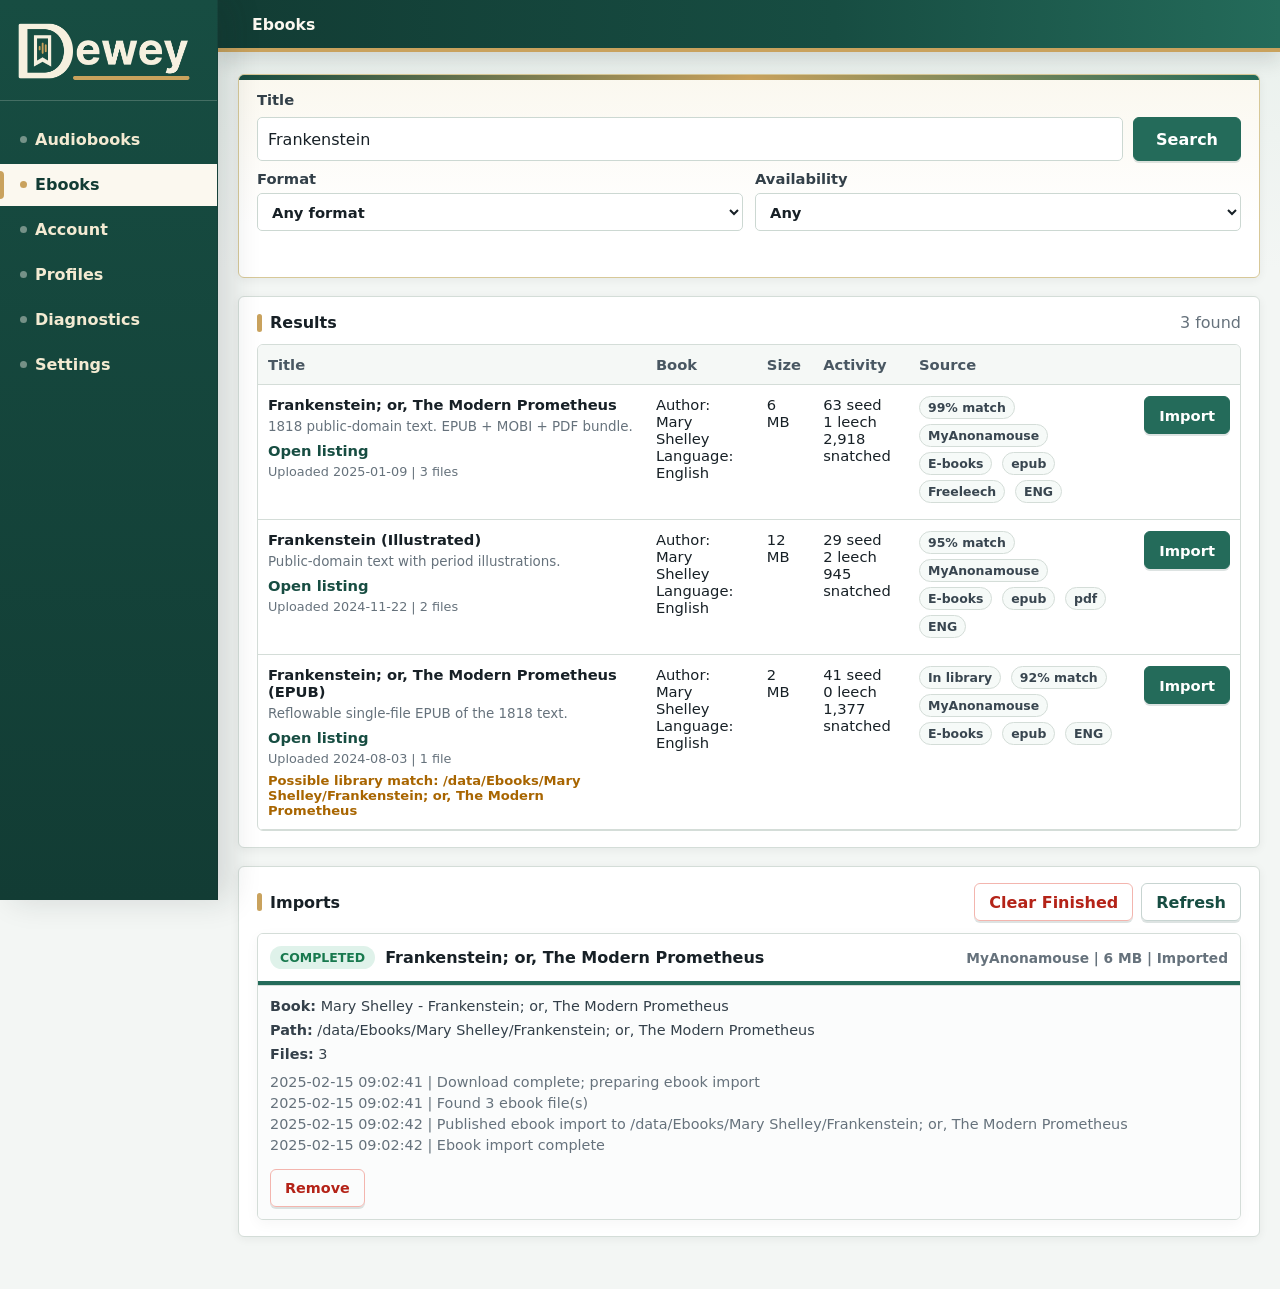
<file: docs/demo-ebooks.html>
<!doctype html>
<html lang="en">
  <head>
    <meta charset="utf-8" />
    <meta name="viewport" content="width=device-width, initial-scale=1" />
    <title>Dewey — Ebooks Demo</title>
    <!--
      Static mock for README screenshots. No live data: the title is a
      public-domain work and all seeder/size/activity numbers are invented.
      Open this file in a browser and screenshot it. It links the real
      stylesheet so it looks identical to the running app.
    -->
    <link rel="icon" href="../static/favicon.svg" type="image/svg+xml" />
    <link rel="stylesheet" href="../static/style.css" />
  </head>
  <body>
    <div class="app-shell">
      <header class="topbar">
        <div class="brand">
          <img class="brand-logo" src="../static/dewey-logo.png" alt="Dewey" width="178" height="66" />
        </div>
        <nav aria-label="Primary">
          <button class="nav-button" type="button">Audiobooks</button>
          <button class="nav-button is-active" type="button">Ebooks</button>
          <button class="nav-button" type="button">Account</button>
          <button class="nav-button" type="button">Profiles</button>
          <button class="nav-button" type="button">Diagnostics</button>
          <button class="nav-button" type="button">Settings</button>
        </nav>
      </header>

      <div class="workspace">
        <div class="workspace-bar">
          <strong>Ebooks</strong>
        </div>

        <main>
          <section class="view is-active">
            <section class="panel search-panel">
              <form class="search-form" onsubmit="return false">
                <label for="ebook-query">Title</label>
                <div class="search-row">
                  <input id="ebook-query" value="Frankenstein" autocomplete="off" />
                  <button type="submit">Search</button>
                </div>
                <div class="filter-row">
                  <label>Format
                    <select aria-label="Format">
                      <option selected>Any format</option>
                    </select>
                  </label>
                  <label>Availability
                    <select>
                      <option selected>Any</option>
                    </select>
                  </label>
                </div>
              </form>
              <p class="message" role="status"></p>
            </section>

            <section class="panel">
              <div class="section-head">
                <h2>Results</h2>
                <span class="muted">3 found</span>
              </div>
              <div class="table-wrap">
                <table>
                  <thead>
                    <tr>
                      <th>Title</th>
                      <th>Book</th>
                      <th>Size</th>
                      <th>Activity</th>
                      <th>Source</th>
                      <th></th>
                    </tr>
                  </thead>
                  <tbody>
                    <tr class="result-row">
                      <td data-label="Title">
                        <div class="result-title">Frankenstein; or, The Modern Prometheus</div>
                        <div class="result-description">1818 public-domain text. EPUB + MOBI + PDF bundle.</div>
                        <a href="#">Open listing</a>
                        <div class="result-submeta">Uploaded 2025-01-09 | 3 files</div>
                      </td>
                      <td data-label="Book">
                        <div>Author: Mary Shelley</div>
                        <div>Language: English</div>
                      </td>
                      <td data-label="Size">6 MB</td>
                      <td data-label="Activity">
                        <div>63 seed</div>
                        <div>1 leech</div>
                        <div>2,918 snatched</div>
                      </td>
                      <td data-label="Source">
                        <span class="badge">99% match</span>
                        <span class="badge">MyAnonamouse</span>
                        <span class="badge">E-books</span>
                        <span class="badge">epub</span>
                        <span class="badge">Freeleech</span>
                        <span class="badge">ENG</span>
                      </td>
                      <td data-label="Action"><button type="button">Import</button></td>
                    </tr>

                    <tr class="result-row">
                      <td data-label="Title">
                        <div class="result-title">Frankenstein (Illustrated)</div>
                        <div class="result-description">Public-domain text with period illustrations.</div>
                        <a href="#">Open listing</a>
                        <div class="result-submeta">Uploaded 2024-11-22 | 2 files</div>
                      </td>
                      <td data-label="Book">
                        <div>Author: Mary Shelley</div>
                        <div>Language: English</div>
                      </td>
                      <td data-label="Size">12 MB</td>
                      <td data-label="Activity">
                        <div>29 seed</div>
                        <div>2 leech</div>
                        <div>945 snatched</div>
                      </td>
                      <td data-label="Source">
                        <span class="badge">95% match</span>
                        <span class="badge">MyAnonamouse</span>
                        <span class="badge">E-books</span>
                        <span class="badge">epub</span>
                        <span class="badge">pdf</span>
                        <span class="badge">ENG</span>
                      </td>
                      <td data-label="Action"><button type="button">Import</button></td>
                    </tr>

                    <tr class="result-row">
                      <td data-label="Title">
                        <div class="result-title">Frankenstein; or, The Modern Prometheus (EPUB)</div>
                        <div class="result-description">Reflowable single-file EPUB of the 1818 text.</div>
                        <a href="#">Open listing</a>
                        <div class="result-submeta">Uploaded 2024-08-03 | 1 file</div>
                        <div class="result-duplicate">Possible library match: /data/Ebooks/Mary Shelley/Frankenstein; or, The Modern Prometheus</div>
                      </td>
                      <td data-label="Book">
                        <div>Author: Mary Shelley</div>
                        <div>Language: English</div>
                      </td>
                      <td data-label="Size">2 MB</td>
                      <td data-label="Activity">
                        <div>41 seed</div>
                        <div>0 leech</div>
                        <div>1,377 snatched</div>
                      </td>
                      <td data-label="Source">
                        <span class="badge">In library</span>
                        <span class="badge">92% match</span>
                        <span class="badge">MyAnonamouse</span>
                        <span class="badge">E-books</span>
                        <span class="badge">epub</span>
                        <span class="badge">ENG</span>
                      </td>
                      <td data-label="Action"><button type="button">Import</button></td>
                    </tr>
                  </tbody>
                </table>
              </div>
            </section>

            <section class="panel">
              <div class="section-head">
                <h2>Imports</h2>
                <div class="section-actions">
                  <button class="secondary danger" type="button">Clear Finished</button>
                  <button class="secondary" type="button">Refresh</button>
                </div>
              </div>
              <div class="imports">
                <article class="import-item is-open">
                  <button class="import-summary" type="button">
                    <span class="status-pill completed">completed</span>
                    <span class="import-title">Frankenstein; or, The Modern Prometheus</span>
                    <span class="import-meta">MyAnonamouse | 6 MB | Imported</span>
                  </button>
                  <div class="progress"><span style="width: 100%"></span></div>
                  <div class="import-details">
                    <div><strong>Book:</strong> Mary Shelley - Frankenstein; or, The Modern Prometheus</div>
                    <div><strong>Path:</strong> /data/Ebooks/Mary Shelley/Frankenstein; or, The Modern Prometheus</div>
                    <div><strong>Files:</strong> 3</div>
                    <div class="event-list">
                      <div class="event info">2025-02-15 09:02:41 | Download complete; preparing ebook import</div>
                      <div class="event info">2025-02-15 09:02:41 | Found 3 ebook file(s)</div>
                      <div class="event info">2025-02-15 09:02:42 | Published ebook import to /data/Ebooks/Mary Shelley/Frankenstein; or, The Modern Prometheus</div>
                      <div class="event info">2025-02-15 09:02:42 | Ebook import complete</div>
                    </div>
                    <div class="import-actions">
                      <button class="secondary danger" type="button">Remove</button>
                    </div>
                  </div>
                </article>
              </div>
            </section>
          </section>
        </main>
      </div>
    </div>
  </body>
</html>
</file>
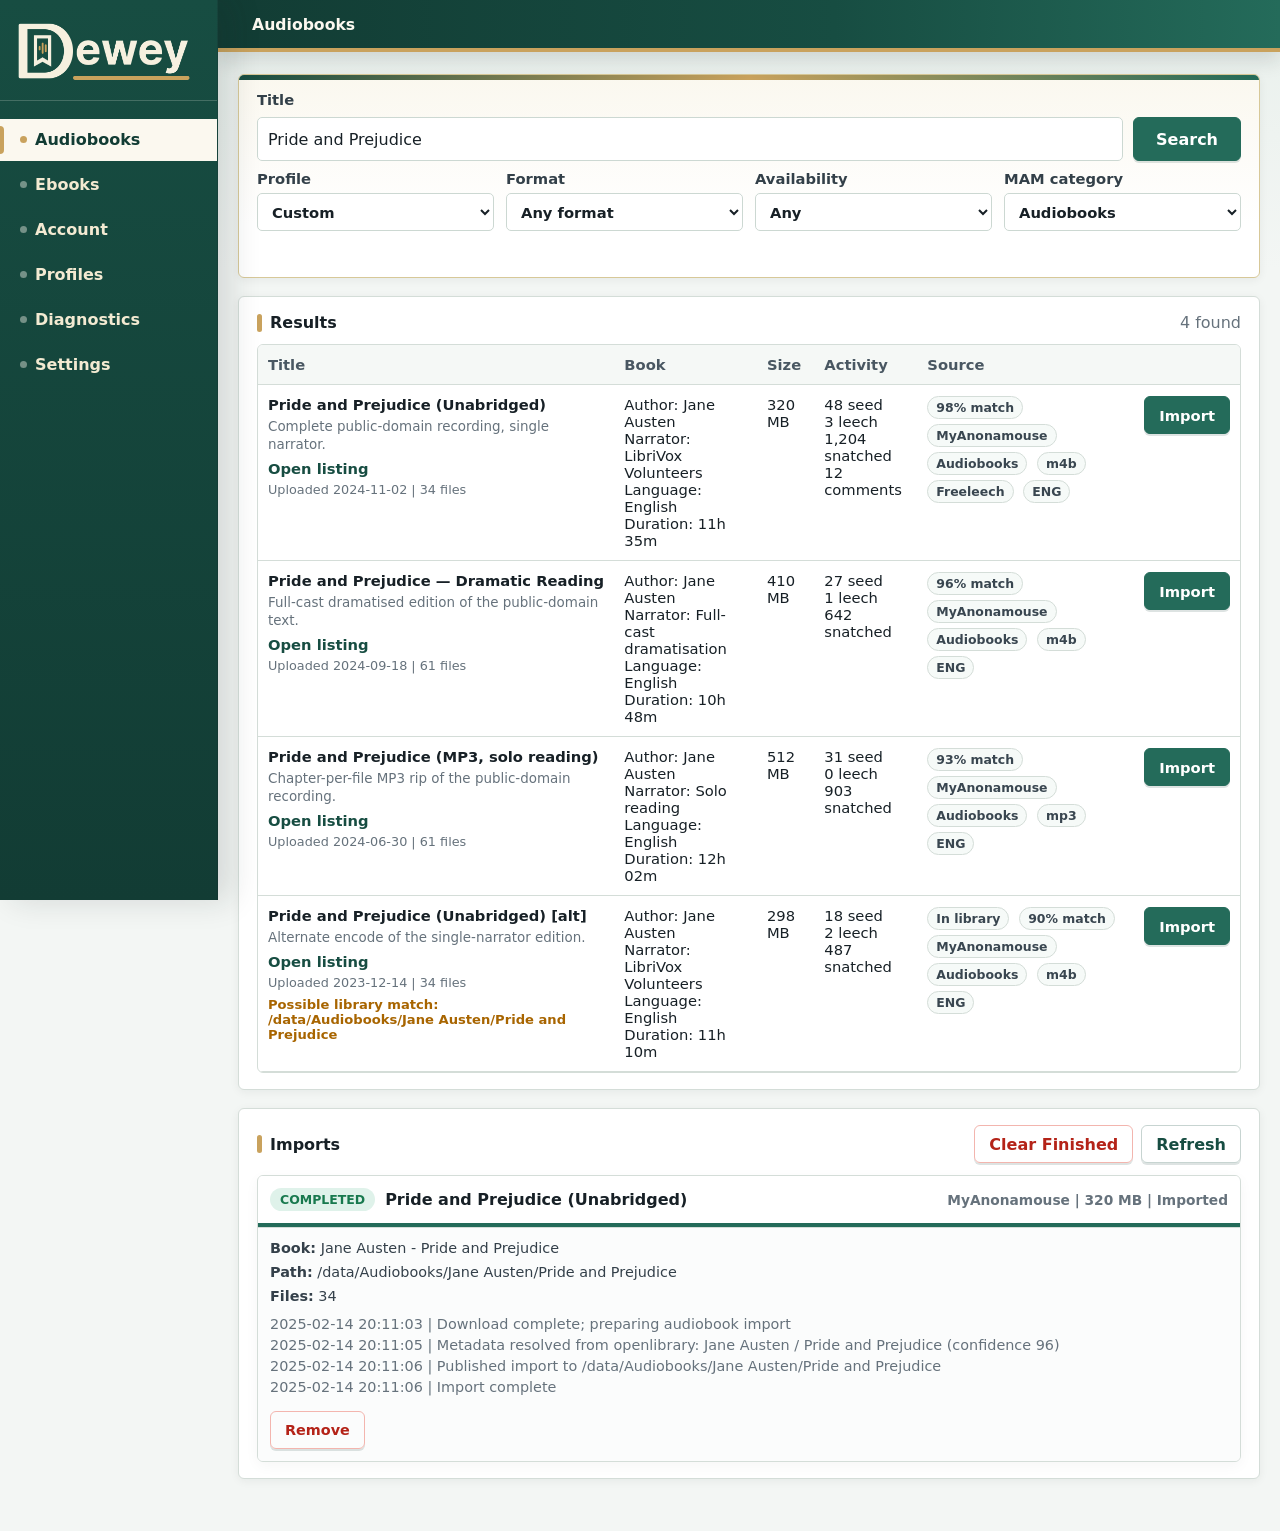
<file: docs/demo.html>
<!doctype html>
<html lang="en">
  <head>
    <meta charset="utf-8" />
    <meta name="viewport" content="width=device-width, initial-scale=1" />
    <title>Dewey — Demo</title>
    <!--
      Static mock for README screenshots. No live data: the title is a
      public-domain work and all seeder/size/activity numbers are invented.
      Open this file in a browser and screenshot it. It links the real
      stylesheet so it looks identical to the running app.
    -->
    <link rel="icon" href="../static/favicon.svg" type="image/svg+xml" />
    <link rel="stylesheet" href="../static/style.css" />
  </head>
  <body>
    <div class="app-shell">
      <header class="topbar">
        <div class="brand">
          <img class="brand-logo" src="../static/dewey-logo.png" alt="Dewey" width="178" height="66" />
        </div>
        <nav aria-label="Primary">
          <button class="nav-button is-active" type="button">Audiobooks</button>
          <button class="nav-button" type="button">Ebooks</button>
          <button class="nav-button" type="button">Account</button>
          <button class="nav-button" type="button">Profiles</button>
          <button class="nav-button" type="button">Diagnostics</button>
          <button class="nav-button" type="button">Settings</button>
        </nav>
      </header>

      <div class="workspace">
        <div class="workspace-bar">
          <strong>Audiobooks</strong>
        </div>

        <main>
          <section class="view is-active">
            <section class="panel search-panel">
              <form class="search-form" onsubmit="return false">
                <label for="query">Title</label>
                <div class="search-row">
                  <input id="query" value="Pride and Prejudice" autocomplete="off" />
                  <button type="submit">Search</button>
                </div>
                <div class="filter-row">
                  <label>Profile
                    <select aria-label="Search profile">
                      <option>Custom</option>
                    </select>
                  </label>
                  <label>Format
                    <select aria-label="Format">
                      <option selected>Any format</option>
                    </select>
                  </label>
                  <label>Availability
                    <select>
                      <option selected>Any</option>
                    </select>
                  </label>
                  <label>MAM category
                    <select>
                      <option selected>Audiobooks</option>
                    </select>
                  </label>
                </div>
              </form>
              <p class="message" role="status"></p>
            </section>

            <section class="panel">
              <div class="section-head">
                <h2>Results</h2>
                <span class="muted">4 found</span>
              </div>
              <div class="table-wrap">
                <table>
                  <thead>
                    <tr>
                      <th>Title</th>
                      <th>Book</th>
                      <th>Size</th>
                      <th>Activity</th>
                      <th>Source</th>
                      <th></th>
                    </tr>
                  </thead>
                  <tbody>
                    <tr class="result-row">
                      <td data-label="Title">
                        <div class="result-title">Pride and Prejudice (Unabridged)</div>
                        <div class="result-description">Complete public-domain recording, single narrator.</div>
                        <a href="#">Open listing</a>
                        <div class="result-submeta">Uploaded 2024-11-02 | 34 files</div>
                      </td>
                      <td data-label="Book">
                        <div>Author: Jane Austen</div>
                        <div>Narrator: LibriVox Volunteers</div>
                        <div>Language: English</div>
                        <div>Duration: 11h 35m</div>
                      </td>
                      <td data-label="Size">320 MB</td>
                      <td data-label="Activity">
                        <div>48 seed</div>
                        <div>3 leech</div>
                        <div>1,204 snatched</div>
                        <div>12 comments</div>
                      </td>
                      <td data-label="Source">
                        <span class="badge">98% match</span>
                        <span class="badge">MyAnonamouse</span>
                        <span class="badge">Audiobooks</span>
                        <span class="badge">m4b</span>
                        <span class="badge">Freeleech</span>
                        <span class="badge">ENG</span>
                      </td>
                      <td data-label="Action"><button type="button">Import</button></td>
                    </tr>

                    <tr class="result-row">
                      <td data-label="Title">
                        <div class="result-title">Pride and Prejudice — Dramatic Reading</div>
                        <div class="result-description">Full-cast dramatised edition of the public-domain text.</div>
                        <a href="#">Open listing</a>
                        <div class="result-submeta">Uploaded 2024-09-18 | 61 files</div>
                      </td>
                      <td data-label="Book">
                        <div>Author: Jane Austen</div>
                        <div>Narrator: Full-cast dramatisation</div>
                        <div>Language: English</div>
                        <div>Duration: 10h 48m</div>
                      </td>
                      <td data-label="Size">410 MB</td>
                      <td data-label="Activity">
                        <div>27 seed</div>
                        <div>1 leech</div>
                        <div>642 snatched</div>
                      </td>
                      <td data-label="Source">
                        <span class="badge">96% match</span>
                        <span class="badge">MyAnonamouse</span>
                        <span class="badge">Audiobooks</span>
                        <span class="badge">m4b</span>
                        <span class="badge">ENG</span>
                      </td>
                      <td data-label="Action"><button type="button">Import</button></td>
                    </tr>

                    <tr class="result-row">
                      <td data-label="Title">
                        <div class="result-title">Pride and Prejudice (MP3, solo reading)</div>
                        <div class="result-description">Chapter-per-file MP3 rip of the public-domain recording.</div>
                        <a href="#">Open listing</a>
                        <div class="result-submeta">Uploaded 2024-06-30 | 61 files</div>
                      </td>
                      <td data-label="Book">
                        <div>Author: Jane Austen</div>
                        <div>Narrator: Solo reading</div>
                        <div>Language: English</div>
                        <div>Duration: 12h 02m</div>
                      </td>
                      <td data-label="Size">512 MB</td>
                      <td data-label="Activity">
                        <div>31 seed</div>
                        <div>0 leech</div>
                        <div>903 snatched</div>
                      </td>
                      <td data-label="Source">
                        <span class="badge">93% match</span>
                        <span class="badge">MyAnonamouse</span>
                        <span class="badge">Audiobooks</span>
                        <span class="badge">mp3</span>
                        <span class="badge">ENG</span>
                      </td>
                      <td data-label="Action"><button type="button">Import</button></td>
                    </tr>

                    <tr class="result-row">
                      <td data-label="Title">
                        <div class="result-title">Pride and Prejudice (Unabridged) [alt]</div>
                        <div class="result-description">Alternate encode of the single-narrator edition.</div>
                        <a href="#">Open listing</a>
                        <div class="result-submeta">Uploaded 2023-12-14 | 34 files</div>
                        <div class="result-duplicate">Possible library match: /data/Audiobooks/Jane Austen/Pride and Prejudice</div>
                      </td>
                      <td data-label="Book">
                        <div>Author: Jane Austen</div>
                        <div>Narrator: LibriVox Volunteers</div>
                        <div>Language: English</div>
                        <div>Duration: 11h 10m</div>
                      </td>
                      <td data-label="Size">298 MB</td>
                      <td data-label="Activity">
                        <div>18 seed</div>
                        <div>2 leech</div>
                        <div>487 snatched</div>
                      </td>
                      <td data-label="Source">
                        <span class="badge">In library</span>
                        <span class="badge">90% match</span>
                        <span class="badge">MyAnonamouse</span>
                        <span class="badge">Audiobooks</span>
                        <span class="badge">m4b</span>
                        <span class="badge">ENG</span>
                      </td>
                      <td data-label="Action"><button type="button">Import</button></td>
                    </tr>
                  </tbody>
                </table>
              </div>
            </section>

            <section class="panel">
              <div class="section-head">
                <h2>Imports</h2>
                <div class="section-actions">
                  <button class="secondary danger" type="button">Clear Finished</button>
                  <button class="secondary" type="button">Refresh</button>
                </div>
              </div>
              <div class="imports">
                <article class="import-item is-open">
                  <button class="import-summary" type="button">
                    <span class="status-pill completed">completed</span>
                    <span class="import-title">Pride and Prejudice (Unabridged)</span>
                    <span class="import-meta">MyAnonamouse | 320 MB | Imported</span>
                  </button>
                  <div class="progress"><span style="width: 100%"></span></div>
                  <div class="import-details">
                    <div><strong>Book:</strong> Jane Austen - Pride and Prejudice</div>
                    <div><strong>Path:</strong> /data/Audiobooks/Jane Austen/Pride and Prejudice</div>
                    <div><strong>Files:</strong> 34</div>
                    <div class="event-list">
                      <div class="event info">2025-02-14 20:11:03 | Download complete; preparing audiobook import</div>
                      <div class="event info">2025-02-14 20:11:05 | Metadata resolved from openlibrary: Jane Austen / Pride and Prejudice (confidence 96)</div>
                      <div class="event info">2025-02-14 20:11:06 | Published import to /data/Audiobooks/Jane Austen/Pride and Prejudice</div>
                      <div class="event info">2025-02-14 20:11:06 | Import complete</div>
                    </div>
                    <div class="import-actions">
                      <button class="secondary danger" type="button">Remove</button>
                    </div>
                  </div>
                </article>
              </div>
            </section>
          </section>
        </main>
      </div>
    </div>
  </body>
</html>
</file>
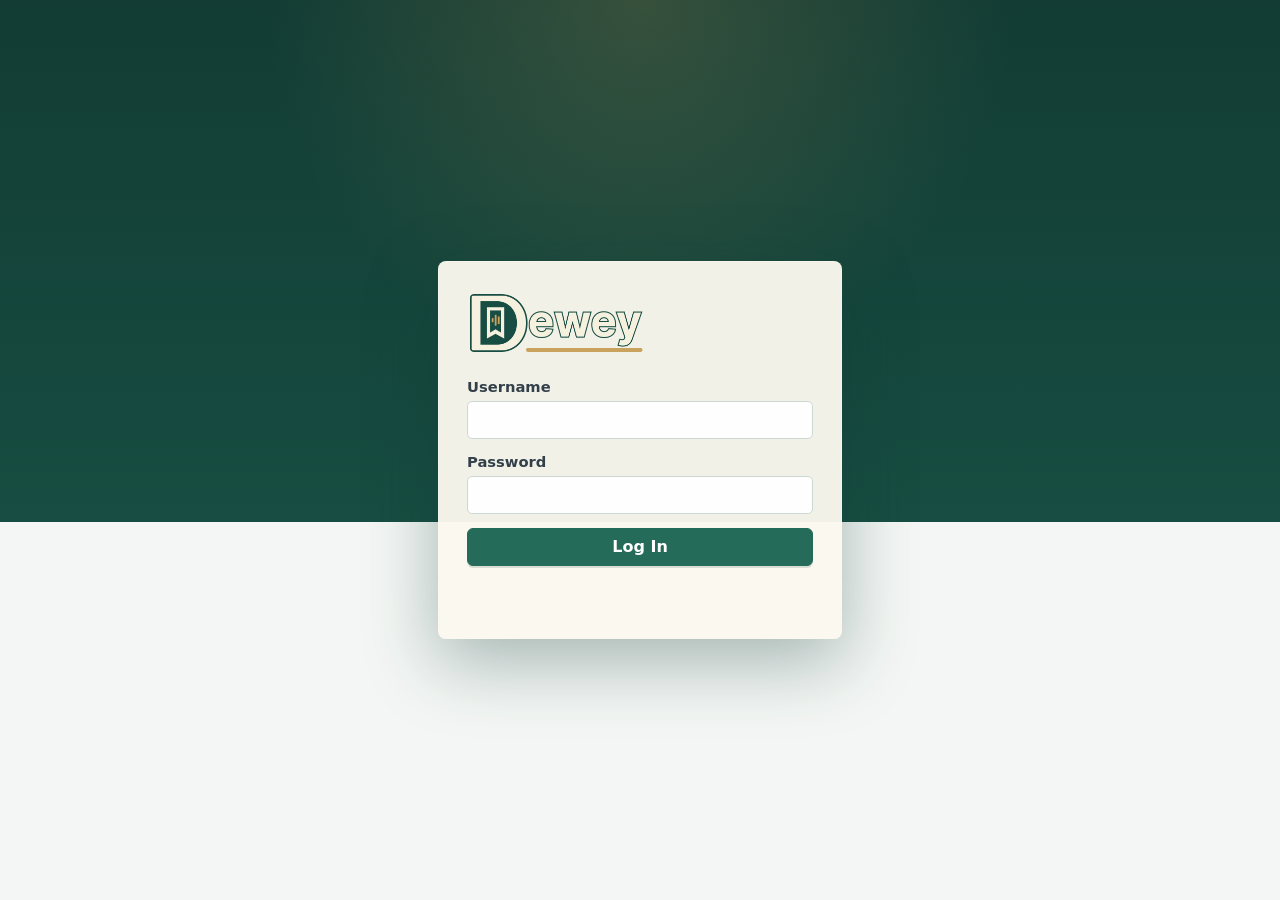
<file: templates/login.html>
<!doctype html>
<html lang="en">
  <head>
    <meta charset="utf-8" />
    <meta name="viewport" content="width=device-width, initial-scale=1" />
    <title>Dewey Login</title>
    <link rel="icon" href="/static/favicon.svg?v=20260522" type="image/svg+xml" />
    <link rel="stylesheet" href="/static/style.css?v=20260527-auth" />
  </head>
  <body class="auth-page">
    <main class="auth-shell">
      <section class="auth-card">
        <img class="auth-logo" src="/static/dewey-logo.png?v=20260522-raster" alt="Dewey" width="178" height="66" />
        <form id="login-form" class="auth-form">
          <label>Username<input name="username" autocomplete="username" required /></label>
          <label>Password<input name="password" type="password" autocomplete="current-password" required /></label>
          <button type="submit">Log In</button>
          <p id="login-message" class="message" role="status"></p>
        </form>
      </section>
    </main>
    <script>
      const form = document.querySelector("#login-form");
      const message = document.querySelector("#login-message");
      const params = new URLSearchParams(window.location.search);
      form.addEventListener("submit", async (event) => {
        event.preventDefault();
        message.textContent = "Checking credentials...";
        message.classList.remove("is-error");
        const button = form.querySelector("button");
        button.disabled = true;
        try {
          const response = await fetch("/api/auth/login", {
            method: "POST",
            headers: { "Content-Type": "application/json" },
            body: JSON.stringify({
              username: form.elements.username.value,
              password: form.elements.password.value,
            }),
          });
          if (!response.ok) {
            let detail = response.statusText;
            try {
              detail = (await response.json()).detail || detail;
            } catch {}
            throw new Error(detail);
          }
          window.location.href = params.get("next") || "/";
        } catch (error) {
          message.textContent = error.message;
          message.classList.add("is-error");
          button.disabled = false;
        }
      });
    </script>
  </body>
</html>
</file>
<file: static/style.css>
:root {
  color-scheme: light;
  font-family: Inter, ui-sans-serif, system-ui, -apple-system, BlinkMacSystemFont, "Segoe UI", sans-serif;
  --bg: #f3f6f4;
  --text: #172026;
  --muted: #66727c;
  --line: #d4ddd8;
  --panel: #ffffff;
  --accent: #246b5a;
  --accent-strong: #174d42;
  --accent-soft: #e5f2ee;
  --sidebar: #174d42;
  --sidebar-deep: #123c34;
  --toolbar: #246b5a;
  --paper: #fbf8ef;
  --brass: #c9a25d;
  --warn: #a86500;
  --error: #b42318;
  --review: #6d4fbd;
  --complete: #18794e;
  --shadow: 0 12px 30px rgba(23, 32, 38, 0.08);
}

* {
  box-sizing: border-box;
}

body {
  margin: 0;
  min-width: 320px;
  background:
    linear-gradient(180deg, #e9f0ec 0, var(--bg) 270px),
    repeating-linear-gradient(90deg, rgba(23, 77, 66, 0.025) 0 1px, transparent 1px 96px),
    var(--bg);
  color: var(--text);
}

body.auth-page {
  min-height: 100vh;
  background:
    radial-gradient(circle at 50% 0, rgba(201, 162, 93, 0.2), transparent 34%),
    linear-gradient(180deg, #123c34, #174d42 58%, #f3f6f4 58%);
}

button,
input,
select {
  font: inherit;
}

button {
  display: inline-flex;
  align-items: center;
  justify-content: center;
  gap: 8px;
  border: 1px solid var(--accent);
  border-radius: 6px;
  background: var(--accent);
  color: #fff;
  cursor: pointer;
  min-height: 38px;
  padding: 0 14px;
  font-weight: 720;
  box-shadow: 0 2px 0 rgba(18, 60, 52, 0.14);
}

button:hover {
  background: var(--accent-strong);
}

button:disabled {
  cursor: not-allowed;
  opacity: 0.58;
}

button:disabled:hover {
  background: var(--accent);
}

button.secondary,
.nav-button {
  background: transparent;
  color: var(--accent-strong);
  border-color: rgba(23, 77, 66, 0.24);
}

button.danger {
  border-color: #f3b5ae;
  color: var(--error);
}

button.secondary:hover,
.nav-button:hover,
.nav-button.is-active {
  border-color: rgba(201, 162, 93, 0.78);
  color: var(--accent-strong);
  background: var(--paper);
}

.app-shell {
  display: grid;
  grid-template-columns: 218px minmax(0, 1fr);
  min-height: 100vh;
}

.topbar {
  position: sticky;
  top: 0;
  align-self: start;
  display: flex;
  flex-direction: column;
  gap: 18px;
  min-height: 100vh;
  padding: 14px 0;
  border-right: 1px solid rgba(23, 32, 38, 0.18);
  background:
    linear-gradient(180deg, var(--sidebar) 0, var(--sidebar-deep) 100%);
  box-shadow: 12px 0 30px rgba(23, 32, 38, 0.14);
  z-index: 3;
}

.brand {
  display: grid;
  gap: 6px;
  width: 100%;
  padding: 4px 14px 16px;
  border-bottom: 1px solid rgba(251, 248, 239, 0.2);
}

.brand-logo {
  display: block;
  width: min(178px, 100%);
  height: auto;
}

.brand-icon {
  width: 44px;
  height: 44px;
  border: 2px solid rgba(251, 248, 239, 0.74);
  border-radius: 12px;
  box-shadow: 0 14px 28px rgba(0, 0, 0, 0.24);
}

h1,
h2,
p {
  margin: 0;
}

h1 {
  color: var(--paper);
  font-size: 1.34rem;
  font-weight: 750;
  letter-spacing: 0;
  line-height: 1.05;
}

h2 {
  font-size: 1rem;
  font-weight: 720;
  letter-spacing: 0;
}

.topbar p {
  color: #d8caa5;
  font-size: 0.84rem;
  font-weight: 650;
  padding-left: 2px;
}

.muted,
.message {
  color: var(--muted);
}

nav {
  display: flex;
  flex-direction: column;
  gap: 3px;
  width: 100%;
}

.topbar .nav-button {
  position: relative;
  justify-content: flex-start;
  width: 100%;
  min-height: 42px;
  padding: 0 18px 0 20px;
  border: 0;
  border-radius: 0;
  color: #f3ead2;
  background: transparent;
  box-shadow: none;
  text-align: left;
}

.topbar .nav-button::before {
  content: "";
  width: 7px;
  height: 7px;
  border-radius: 999px;
  background: rgba(251, 248, 239, 0.42);
}

.topbar .nav-button::after {
  content: "";
  position: absolute;
  inset: 7px auto 7px 0;
  width: 4px;
  border-radius: 0 999px 999px 0;
  background: transparent;
}

.topbar .nav-button:hover,
.topbar .nav-button.is-active {
  color: var(--paper);
  background: rgba(251, 248, 239, 0.12);
}

.topbar .nav-button.is-active::before,
.topbar .nav-button:hover::before {
  background: var(--brass);
}

.topbar .nav-button.is-active::after {
  background: var(--brass);
}

.topbar .nav-button.is-active {
  color: #123c34;
  background: var(--paper);
}

.topbar .nav-logout {
  margin-top: auto;
  border-top: 1px solid rgba(251, 248, 239, 0.16);
}

.workspace {
  min-width: 0;
}

.workspace-bar {
  position: sticky;
  top: 0;
  z-index: 2;
  display: flex;
  align-items: center;
  min-height: 52px;
  padding: 0 clamp(18px, 3vw, 34px);
  border-bottom: 4px solid var(--brass);
  background: linear-gradient(90deg, #123c34, #174d42 58%, var(--toolbar));
  color: var(--paper);
  box-shadow: 0 8px 20px rgba(23, 32, 38, 0.14);
}

.workspace-bar strong {
  font-size: 0.98rem;
  font-weight: 760;
}

main {
  width: min(1320px, calc(100% - 40px));
  margin: 22px auto 52px;
}

.auth-shell {
  display: grid;
  place-items: center;
  min-height: 100vh;
  width: min(100%, 460px);
  margin: 0 auto;
  padding: 28px;
}

.auth-card {
  display: grid;
  gap: 22px;
  width: 100%;
  padding: 28px;
  border: 1px solid rgba(251, 248, 239, 0.62);
  border-radius: 8px;
  background: rgba(251, 248, 239, 0.96);
  box-shadow: 0 22px 70px rgba(18, 60, 52, 0.35);
}

.auth-logo {
  width: 178px;
  height: auto;
}

.auth-form {
  display: grid;
  gap: 14px;
}

.auth-form label {
  display: grid;
  gap: 6px;
  color: #334049;
  font-size: 0.92rem;
  font-weight: 650;
}

.view {
  display: none;
}

.view.is-active {
  display: grid;
  gap: 18px;
}

.panel {
  background: var(--panel);
  border: 1px solid var(--line);
  border-radius: 6px;
  padding: 16px 18px;
  box-shadow: 0 2px 10px rgba(23, 32, 38, 0.06);
}

.search-panel {
  position: relative;
  overflow: hidden;
  border-color: #d7c898;
  background:
    linear-gradient(180deg, rgba(251, 248, 239, 0.96), #ffffff 74%);
}

.search-panel::before {
  content: "";
  position: absolute;
  inset: 0 0 auto;
  height: 5px;
  background: linear-gradient(90deg, var(--accent-strong), var(--brass), var(--accent));
}

.section-head {
  display: flex;
  align-items: center;
  justify-content: space-between;
  gap: 12px;
  margin-bottom: 12px;
}

.section-head h2 {
  display: inline-flex;
  align-items: center;
  gap: 8px;
}

.section-head h2::before {
  content: "";
  width: 5px;
  height: 18px;
  border-radius: 999px;
  background: var(--brass);
}

.section-actions,
.import-actions {
  display: flex;
  align-items: center;
  gap: 8px;
  flex-wrap: wrap;
}

.search-form {
  display: grid;
  gap: 9px;
}

.search-form label,
.settings-form label,
.profile-manager label {
  display: grid;
  gap: 6px;
  color: #334049;
  font-size: 0.92rem;
  font-weight: 650;
}

.search-row {
  display: grid;
  grid-template-columns: minmax(0, 1fr) auto;
  gap: 10px;
}

.search-row input {
  min-height: 44px;
  font-size: 1rem;
}

.search-row button {
  min-height: 44px;
  padding-inline: 22px;
}

.filter-row {
  display: grid;
  grid-template-columns: repeat(auto-fit, minmax(120px, 1fr));
  gap: 10px 12px;
}

.advanced-filters {
  margin-top: 2px;
  padding-top: 10px;
  border-top: 1px solid rgba(212, 221, 216, 0.82);
}

.advanced-filters summary {
  display: inline-flex;
  align-items: center;
  gap: 8px;
  min-height: 34px;
  padding: 0 11px;
  border: 1px solid rgba(23, 77, 66, 0.24);
  border-radius: 5px;
  color: var(--accent-strong);
  background: rgba(255, 255, 255, 0.78);
  cursor: pointer;
  font-size: 0.88rem;
  font-weight: 720;
  list-style: none;
}

.advanced-filters summary::-webkit-details-marker {
  display: none;
}

.advanced-filters summary::before {
  content: "+";
  display: inline-flex;
  align-items: center;
  justify-content: center;
  width: 18px;
  height: 18px;
  border-radius: 999px;
  color: var(--paper);
  background: var(--accent);
  font-weight: 760;
  line-height: 1;
}

.advanced-filters[open] summary {
  background: var(--paper);
  border-color: rgba(201, 162, 93, 0.78);
}

.advanced-filters[open] summary::before {
  content: "-";
  background: var(--brass);
}

.advanced-filter-row {
  grid-template-columns: repeat(auto-fit, minmax(150px, 1fr));
  max-width: 680px;
  margin-top: 10px;
}

.account-summary {
  display: grid;
  grid-template-columns: repeat(auto-fit, minmax(150px, 1fr));
  gap: 10px;
}

.account-stat {
  display: grid;
  gap: 3px;
}

.account-stat span:first-child {
  color: var(--muted);
  font-size: 0.78rem;
  font-weight: 700;
  text-transform: uppercase;
}

.account-stat span:last-child {
  font-weight: 720;
}

.diagnostics-summary {
  margin-bottom: 12px;
}

.diagnostics-overall {
  display: inline-grid;
  grid-auto-flow: column;
  align-items: center;
  gap: 10px;
  padding: 8px 12px;
  border: 1px solid var(--line);
  border-radius: 6px;
  background: #f6faf8;
}

.diagnostics-overall span {
  color: var(--complete);
  font-weight: 780;
}

.diagnostics-overall.warn span {
  color: var(--warn);
}

.diagnostics-overall.error span {
  color: var(--error);
}

.diagnostics-overall small {
  color: var(--muted);
  font-weight: 650;
}

.diagnostics-list {
  display: grid;
  gap: 10px;
}

.diagnostic-item {
  display: grid;
  gap: 7px;
  padding: 12px;
  border: 1px solid var(--line);
  border-left: 4px solid var(--complete);
  border-radius: 6px;
  background: #fff;
}

.diagnostic-item.warn,
.diagnostic-item.skipped {
  border-left-color: var(--warn);
}

.diagnostic-item.error {
  border-left-color: var(--error);
}

.diagnostic-item > div:first-child {
  display: flex;
  align-items: center;
  gap: 10px;
  flex-wrap: wrap;
}

.diagnostic-detail {
  color: var(--muted);
  font-size: 0.88rem;
}

.diagnostic-values {
  display: flex;
  gap: 6px;
  flex-wrap: wrap;
}

.diagnostic-values span {
  border: 1px solid var(--line);
  border-radius: 999px;
  padding: 3px 8px;
  color: #394650;
  background: #f6faf8;
  font-size: 0.78rem;
  font-weight: 700;
}

input,
select {
  width: 100%;
  min-height: 38px;
  border: 1px solid #ccd8d2;
  border-radius: 5px;
  padding: 8px 10px;
  background: rgba(255, 255, 255, 0.96);
  color: var(--text);
}

input:focus,
select:focus {
  outline: 2px solid #b9ddd4;
  border-color: var(--accent);
}

.message {
  min-height: 20px;
  margin-top: 10px;
  font-size: 0.92rem;
}

.table-wrap {
  overflow-x: auto;
  border: 1px solid var(--line);
  border-radius: 6px;
  background: #fff;
}

table {
  width: 100%;
  border-collapse: collapse;
  font-size: 0.92rem;
}

th,
td {
  padding: 11px 10px;
  border-bottom: 1px solid var(--line);
  text-align: left;
  vertical-align: top;
}

th {
  color: #495762;
  font-weight: 700;
  background: #f5f8f6;
}

td:first-child {
  min-width: 320px;
}

.result-title {
  font-weight: 750;
  overflow-wrap: anywhere;
}

.result-description {
  display: -webkit-box;
  margin-top: 5px;
  color: var(--muted);
  font-size: 0.84rem;
  line-height: 1.35;
  overflow: hidden;
  -webkit-box-orient: vertical;
  -webkit-line-clamp: 3;
}

.result-submeta {
  margin-top: 5px;
  color: var(--muted);
  font-size: 0.8rem;
}

.result-duplicate {
  margin-top: 7px;
  color: var(--warn);
  font-size: 0.82rem;
  font-weight: 700;
  overflow-wrap: anywhere;
}

td a {
  display: inline-block;
  margin-top: 6px;
  color: var(--accent-strong);
  font-weight: 650;
  text-decoration: none;
}

td a:hover {
  text-decoration: underline;
}

.action-link {
  display: block;
  margin-top: 8px;
  white-space: nowrap;
}

.badge {
  display: inline-flex;
  align-items: center;
  border: 1px solid var(--line);
  border-radius: 999px;
  padding: 3px 8px;
  margin: 0 5px 5px 0;
  color: #394650;
  background: #f6faf8;
  font-size: 0.78rem;
  font-weight: 700;
}

.empty {
  color: var(--muted);
  text-align: center;
  padding: 34px 8px;
}

.imports {
  display: grid;
  gap: 10px;
}

.import-item {
  border: 1px solid var(--line);
  border-radius: 6px;
  overflow: hidden;
  background: #fff;
  box-shadow: 0 4px 14px rgba(23, 32, 38, 0.04);
}

.import-summary {
  display: grid;
  grid-template-columns: auto minmax(0, 1fr) auto;
  align-items: center;
  gap: 10px;
  width: 100%;
  padding: 12px;
  border: 0;
  border-radius: 0;
  color: var(--text);
  background: #fff;
  text-align: left;
}

.import-summary:hover {
  background: #f5faf7;
}

.status-pill {
  display: inline-flex;
  align-items: center;
  min-width: 92px;
  justify-content: center;
  border-radius: 999px;
  padding: 4px 10px;
  background: #e9eef2;
  color: #3a4650;
  font-size: 0.78rem;
  font-weight: 750;
  text-transform: uppercase;
}

.status-pill.completed {
  color: var(--complete);
  background: #dff2ea;
}

.status-pill.ok {
  color: var(--complete);
  background: #dff2ea;
}

.status-pill.error {
  color: var(--error);
  background: #fee4e2;
}

.status-pill.review {
  color: var(--review);
  background: #f0ecff;
}

.status-pill.warn,
.status-pill.skipped {
  color: var(--warn);
  background: #fff4df;
}

.status-pill.warning,
.status-pill.scanning,
.status-pill.importing,
.status-pill.downloading,
.status-pill.queued {
  color: var(--warn);
  background: #fff4df;
}

.import-title {
  overflow-wrap: anywhere;
  font-weight: 700;
}

.import-meta {
  color: var(--muted);
  font-size: 0.86rem;
  white-space: nowrap;
}

.progress {
  height: 4px;
  background: #e8ecef;
}

.progress span {
  display: block;
  height: 100%;
  width: 0;
  background: var(--accent);
}

.import-details {
  display: none;
  padding: 12px;
  background: #fbfcfc;
  border-top: 1px solid var(--line);
  color: #34404a;
  font-size: 0.9rem;
}

.import-item.is-open .import-details {
  display: grid;
  gap: 8px;
}

.event-list {
  display: grid;
  gap: 5px;
  margin-top: 4px;
}

.event {
  color: var(--muted);
}

.event.warning {
  color: var(--warn);
}

.event.error {
  color: var(--error);
}

.import-actions {
  margin-top: 8px;
}

.review-form {
  display: grid;
  grid-template-columns: repeat(2, minmax(0, 1fr)) auto;
  align-items: end;
  gap: 10px;
  margin-top: 6px;
  padding: 12px;
  border: 1px solid var(--line);
  border-radius: 6px;
  background: #fff;
}

.review-form label {
  display: grid;
  gap: 6px;
  color: #334049;
  font-size: 0.86rem;
  font-weight: 700;
}

.settings-form {
  display: grid;
  gap: 18px;
}

.settings-panel {
  border-left: 4px solid #d9ebe5;
}

.settings-panel .section-head {
  padding-bottom: 10px;
  border-bottom: 1px solid #edf1f3;
}

.settings-panel .grid {
  margin-top: 4px;
}

.field-hint {
  color: var(--muted);
  font-size: 0.78rem;
  font-weight: 550;
}

.profile-manager {
  display: grid;
  gap: 14px;
}

.profile-actions {
  margin-top: 2px;
}

.grid {
  display: grid;
  grid-template-columns: repeat(3, minmax(0, 1fr));
  gap: 14px;
  margin-top: 14px;
}

.checkline {
  display: flex !important;
  grid-template-columns: none !important;
  align-items: center;
  gap: 8px !important;
  margin-top: 14px;
  font-weight: 600 !important;
}

.checkline input {
  width: auto;
  min-height: auto;
}

.inline-check {
  margin-top: 0;
}

.settings-toolbar .section-head {
  margin-bottom: 0;
}

.settings-form:not(.show-advanced) [data-advanced-setting] {
  display: none;
}

.settings-actions {
  display: flex;
  align-items: center;
  gap: 12px;
}

@media (max-width: 760px) {
  .app-shell {
    display: block;
  }

  .topbar {
    position: static;
    min-height: auto;
    padding: 12px;
    border-right: 0;
    border-bottom: 1px solid rgba(23, 32, 38, 0.18);
  }

  .brand {
    padding: 0 0 12px;
  }

  .workspace-bar {
    min-height: 46px;
    padding: 0 16px;
  }

  main {
    width: min(1220px, calc(100% - 24px));
    margin: 14px auto 40px;
  }

  nav,
  .search-row,
  .filter-row,
  .settings-actions {
    width: 100%;
  }

  .search-row,
  .filter-row,
  .grid,
  .review-form {
    grid-template-columns: 1fr;
  }

  nav {
    flex-direction: row;
    flex-wrap: wrap;
  }

  .topbar .nav-button {
    flex: 1 1 calc(50% - 6px);
    justify-content: center;
    width: auto;
    padding: 0 10px;
    border-radius: 5px;
    background: rgba(255, 255, 255, 0.06);
  }

  .topbar .nav-button::before,
  .topbar .nav-button::after {
    display: none;
  }

  .search-row button,
  .settings-actions button {
    width: 100%;
  }

  .table-wrap {
    overflow: visible;
    border: 0;
    background: transparent;
  }

  .table-wrap table,
  .table-wrap tbody,
  .table-wrap tr,
  .table-wrap td {
    display: block;
    width: 100%;
  }

  .table-wrap thead {
    display: none;
  }

  .result-row,
  .empty-row {
    margin-bottom: 12px;
    border: 1px solid var(--line);
    border-radius: 6px;
    overflow: hidden;
    background: #fff;
    box-shadow: 0 2px 10px rgba(23, 32, 38, 0.06);
  }

  .result-row td,
  .empty-row td {
    min-width: 0;
    border-bottom: 1px solid #edf1ef;
    padding: 10px 12px;
  }

  .result-row td:first-child {
    padding-top: 14px;
  }

  .result-row td:last-child,
  .empty-row td:last-child {
    border-bottom: 0;
  }

  .result-row td:not(:first-child)::before {
    content: attr(data-label);
    display: block;
    margin-bottom: 5px;
    color: var(--muted);
    font-size: 0.72rem;
    font-weight: 750;
    text-transform: uppercase;
  }

  .result-row td[data-label="Action"] button {
    width: 100%;
  }

  .result-row .action-link {
    text-align: center;
  }

  .import-summary {
    grid-template-columns: 1fr;
  }

  .import-meta {
    white-space: normal;
  }
}
</file>
